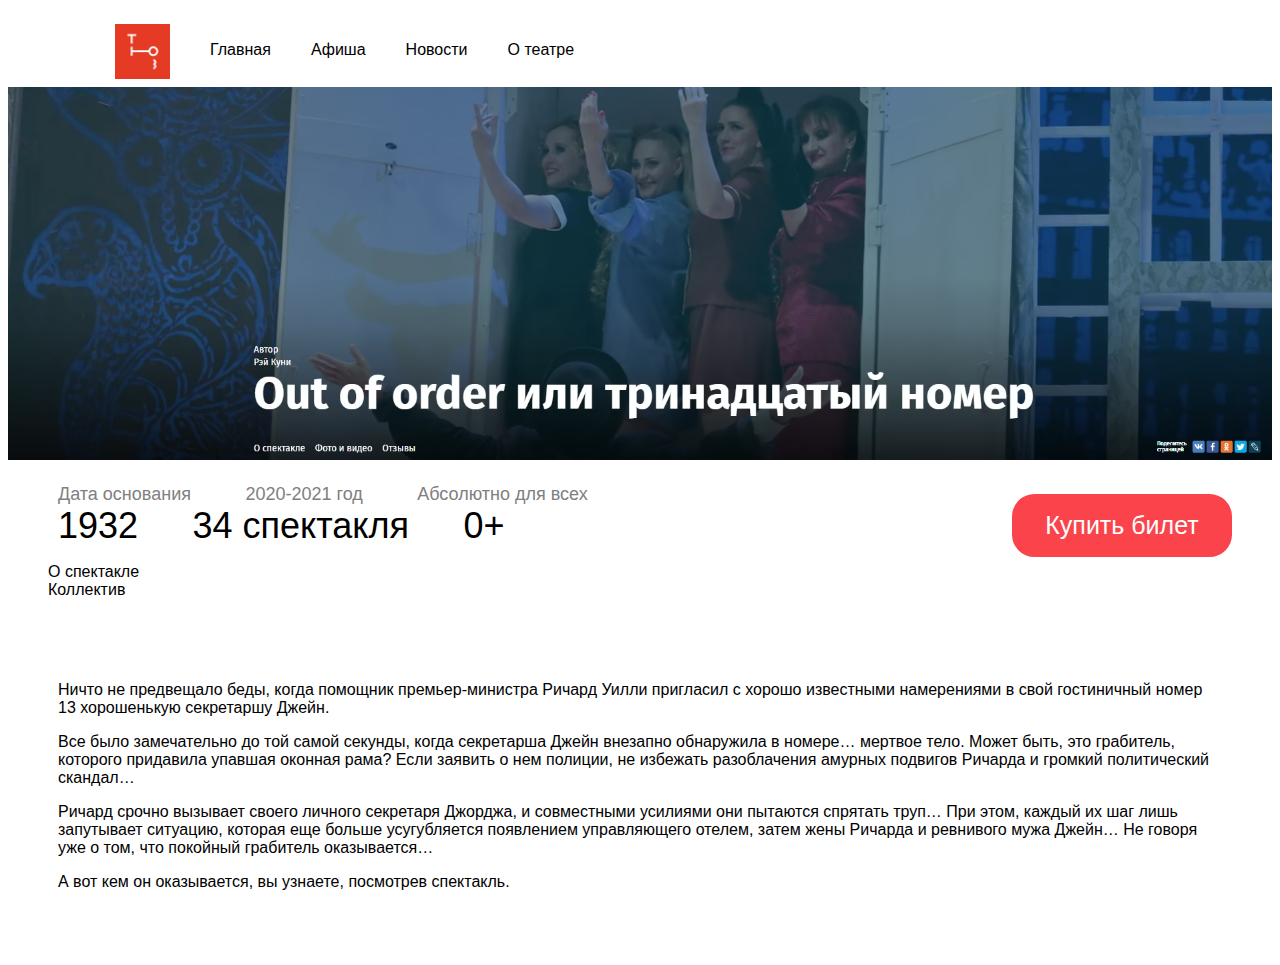
<file: play1.html>
<!DOCTYPE html>
<html lang="en">

<head>
    <meta charset="UTF-8">
    <meta http-equiv="X-UA-Compatible" content="IE=edge">
    <meta name="viewport" content="width=device-width, initial-scale=1.0">
    <link rel="stylesheet" href="css/style.css">
    <title>Document</title>
</head>

<body>
<div class="wrapper">
    <header class="header">
        <div class="header__wrapper">
            <nav class="navbar">
                <ul class="nav">
                    <li>
                        <a href="#">
                            <img class="logo-img" src="img/logo.avif" alt="">
                        </a>
                    </li>
                    <li><a href="index.html" class="navbar__a">Главная</a></li>
                    <li><a href="#" class="navbar__a">Афиша</a></li>
                    <li><a href="#" class="navbar__a">Новости</a></li>
                    <li><a href="#" class="navbar__a">О театре</a></li>
                </ul>
            </nav>

        </div>
    </header>
    <div>
        <img class="img_play1" src="img/pic1.avif" alt="">
    </div>

    <section class="section_info">
        <div class="info">
            <div class="th">Дата основания</div>
            <div class="th">2020-2021 год</div>
            <div class="th">Абсолютно для всех</div>

            <a href="tickets1.html"><button class="purchase_ticket">Купить билет</button></a>

            <section class="section_info2">
                <div class="td">1932</div>
                <div class="td">34 спектакля</div>
                <div class="td">0+</div>
            </section>


        </div>

    </section>

    <ul class="hr">
        <li>О спектакле</li>
        <li>Коллектив</li>    
    </ul>

    <div class="text_block">
        <p> Ничто не предвещало беды, когда помощник премьер-министра Ричард Уилли пригласил с хорошо известными
            намерениями
            в свой гостиничный номер 13 хорошенькую секретаршу Джейн.
        </p>

        <p>Все было замечательно до той самой секунды, когда секретарша Джейн внезапно обнаружила в номере… мертвое
            тело.
            Может быть, это грабитель, которого придавила упавшая оконная рама? Если заявить о нем полиции, не избежать
            разоблачения амурных подвигов Ричарда и громкий политический скандал…
        </p>

        <p>
            Ричард срочно вызывает своего личного секретаря Джорджа, и совместными усилиями они пытаются спрятать труп…
            При
            этом, каждый их шаг лишь запутывает ситуацию, которая еще больше усугубляется появлением управляющего
            отелем,
            затем жены Ричарда и ревнивого мужа Джейн… Не говоря уже о том, что покойный грабитель оказывается…
        </p>

        <p>
            А вот кем он оказывается, вы узнаете, посмотрев спектакль.
        </p>
    </div>

    <footer></footer>

</div>
</body>

</html>
</file>
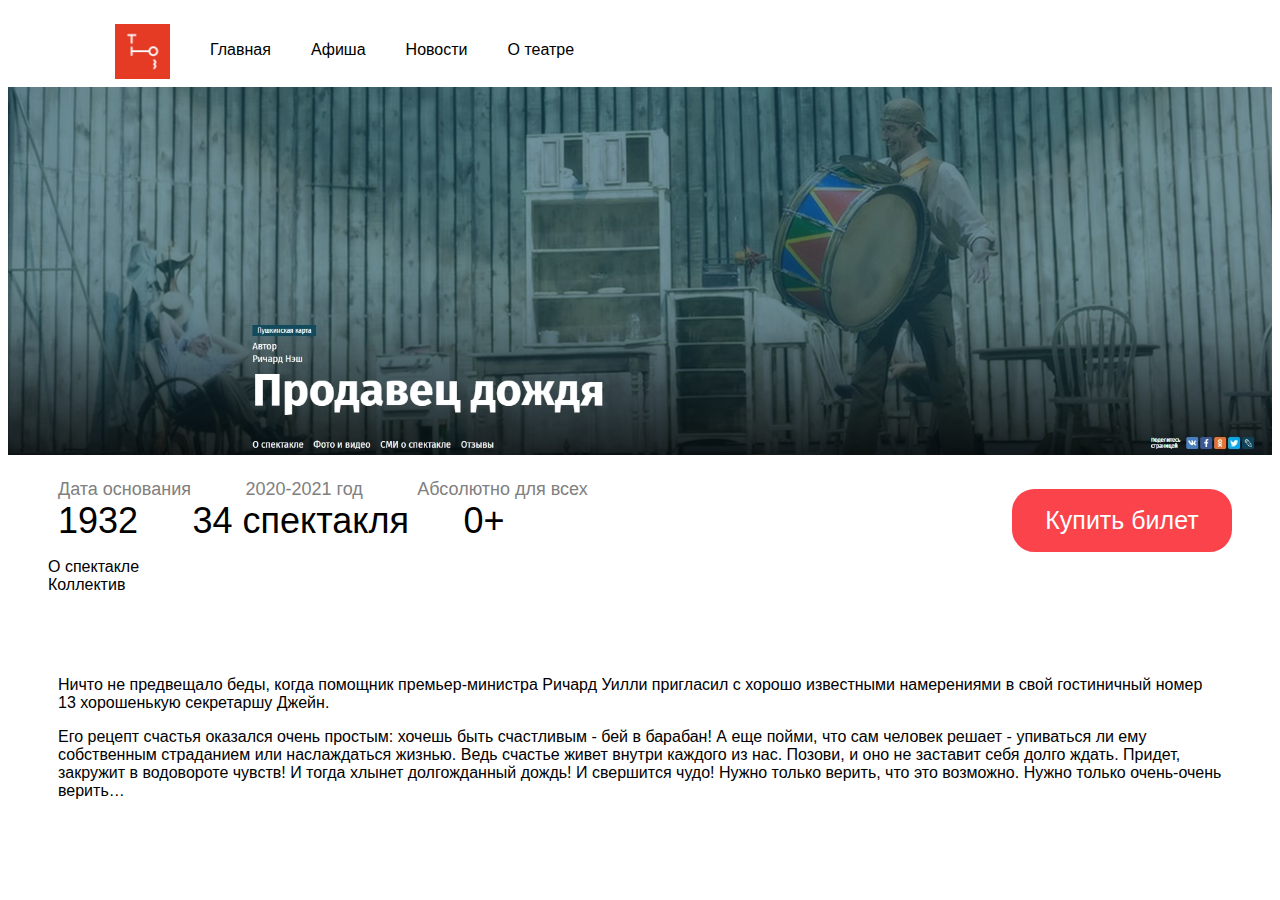
<file: play2.html>
<!DOCTYPE html>
<html lang="en">

<head>
    <meta charset="UTF-8">
    <meta http-equiv="X-UA-Compatible" content="IE=edge">
    <meta name="viewport" content="width=device-width, initial-scale=1.0">
    <link rel="stylesheet" href="css/style.css">
    <title>Document</title>
</head>

<body>
<div class="wrapper">
    <header class="header">
        <div class="header__wrapper">
            <nav class="navbar">
                <ul class="nav">
                    <li>
                        <a href="#">
                            <img class="logo-img" src="img/logo.avif" alt="">
                        </a>
                    </li>
                    <li><a href="index.html" class="navbar__a">Главная</a></li>
                    <li><a href="#" class="navbar__a">Афиша</a></li>
                    <li><a href="#" class="navbar__a">Новости</a></li>
                    <li><a href="#" class="navbar__a">О театре</a></li>
                </ul>
            </nav>

        </div>
    </header>
    <div>
        <img class="img_play1" src="img/pic2.avif" alt="">
    </div>

    <section class="section_info">
        <div class="info">

            <div class="th">Дата основания</div>
            <div class="th">2020-2021 год</div>
            <div class="th">Абсолютно для всех</div>

            <a href="tickets2.html"><button class="purchase_ticket">Купить билет</button></a>

            <section class="section_info2">
                <div class="td">1932</div>
                <div class="td">34 спектакля</div>
                <div class="td">0+</div>
            </section>


        </div>

    </section>

    <ul class="hr">
        <li>О спектакле</li>
        <li>Коллектив</li>    
    </ul>

    <div class="text_block">
        <p>
             Ничто не предвещало беды, когда помощник премьер-министра Ричард Уилли пригласил с хорошо известными
            намерениями
            в свой гостиничный номер 13 хорошенькую секретаршу Джейн.
        </p>

        <p>
            Его рецепт счастья оказался очень простым: хочешь быть счастливым - бей в барабан! А еще пойми, что сам человек решает - упиваться ли  ему собственным страданием или  наслаждаться жизнью. Ведь счастье живет внутри каждого из нас. Позови, и оно не заставит себя долго ждать. Придет, закружит в водовороте чувств! И тогда хлынет долгожданный дождь! И свершится чудо! Нужно только верить, что это возможно. Нужно только очень-очень верить…
        </p>

        
    </div>

    <footer></footer>

</div>
</body>

</html>
</file>
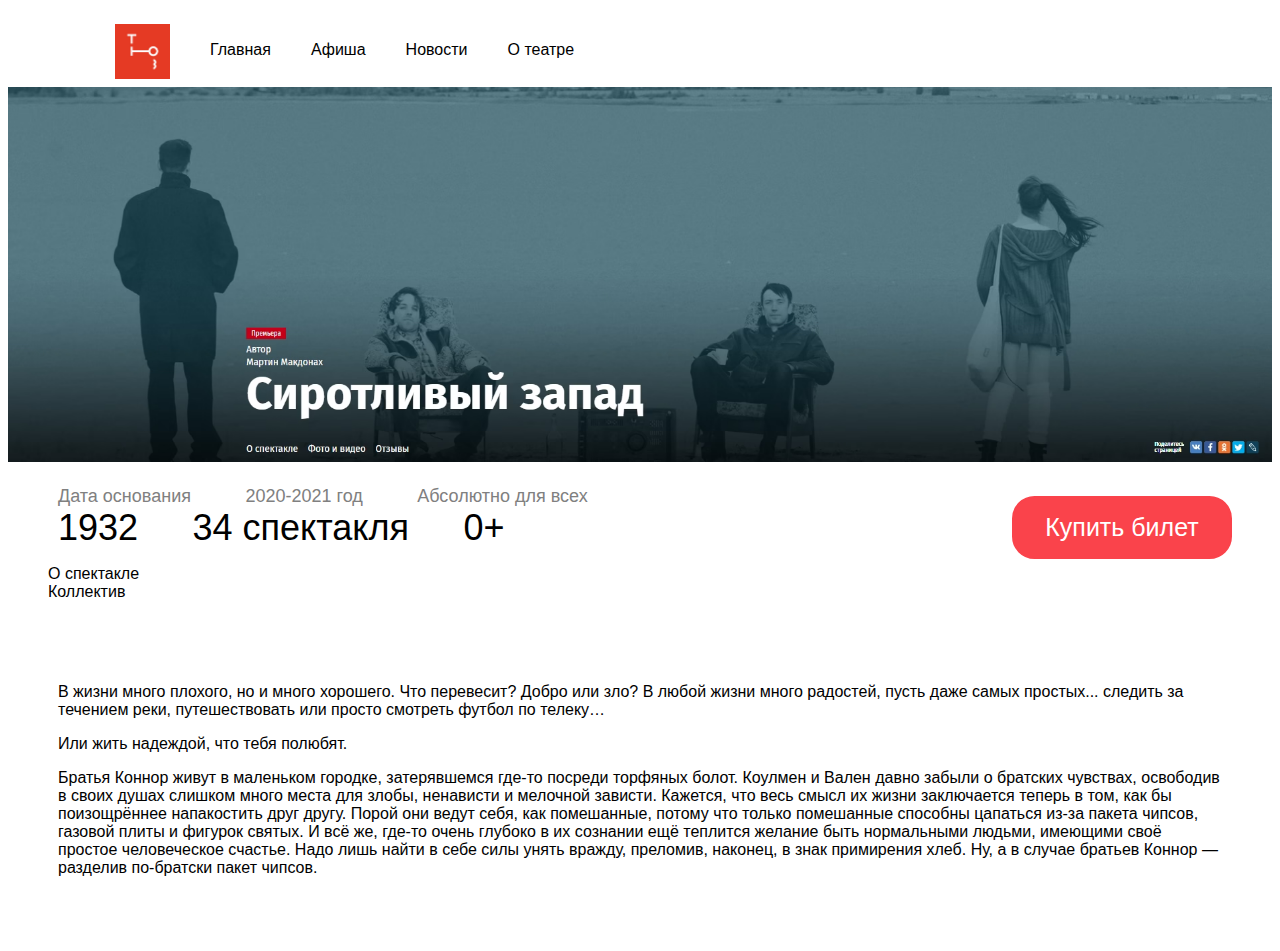
<file: play3.html>
<!DOCTYPE html>
<html lang="en">

<head>
    <meta charset="UTF-8">
    <meta http-equiv="X-UA-Compatible" content="IE=edge">
    <meta name="viewport" content="width=device-width, initial-scale=1.0">
    <link rel="stylesheet" href="css/style.css">
    <title>Document</title>
</head>

<body>
<div class="wrapper">
    <header class="header">
        <div class="header__wrapper">
            <nav class="navbar">
                <ul class="nav">
                    <li>
                        <a href="#">
                            <img class="logo-img" src="img/logo.avif" alt="">
                        </a>
                    </li>
                    <li><a href="index.html" class="navbar__a">Главная</a></li>
                    <li><a href="#" class="navbar__a">Афиша</a></li>
                    <li><a href="#" class="navbar__a">Новости</a></li>
                    <li><a href="#" class="navbar__a">О театре</a></li>
                </ul>
            </nav>

        </div>
    </header>
    <div>
        <img class="img_play1" src="img/pic3.avif" alt="">
    </div>

    <section class="section_info">
        <div class="info">

            <div class="th">Дата основания</div>
            <div class="th">2020-2021 год</div>
            <div class="th">Абсолютно для всех</div>

            <a href="tickets3.html"><button class="purchase_ticket">Купить билет</button></a>

            <section class="section_info2">
                <div class="td">1932</div>
                <div class="td">34 спектакля</div>
                <div class="td">0+</div>
            </section>


        </div>

    </section>

    <ul class="hr">
        <li>О спектакле</li>
        <li>Коллектив</li>    
    </ul>

    <div class="text_block">
        <p> 
            В жизни много плохого, но и много хорошего. Что перевесит? Добро или зло? В любой жизни много радостей, пусть даже самых простых... следить за течением реки, путешествовать или просто смотреть футбол по телеку…
        </p>

        <p>
            Или жить надеждой, что тебя полюбят.
        </p>

        <p>
            Братья Коннор живут в маленьком городке, затерявшемся где-то посреди торфяных болот. Коулмен и Вален давно забыли о братских чувствах, освободив в своих душах слишком много места для злобы, ненависти и мелочной зависти. Кажется, что весь смысл их жизни заключается теперь в том, как бы поизощрённее напакостить друг другу. Порой они ведут себя, как помешанные, потому что только помешанные способны цапаться из-за пакета чипсов, газовой плиты и фигурок святых. И всё же, где-то очень глубоко в их сознании ещё теплится желание быть нормальными людьми, имеющими своё простое человеческое счастье. Надо лишь найти в себе силы унять вражду, преломив, наконец, в знак примирения хлеб. Ну, а в случае братьев Коннор — разделив по-братски пакет чипсов.
        </p>

        
    </div>

    <footer></footer>

</div>
</body>

</html>
</file>
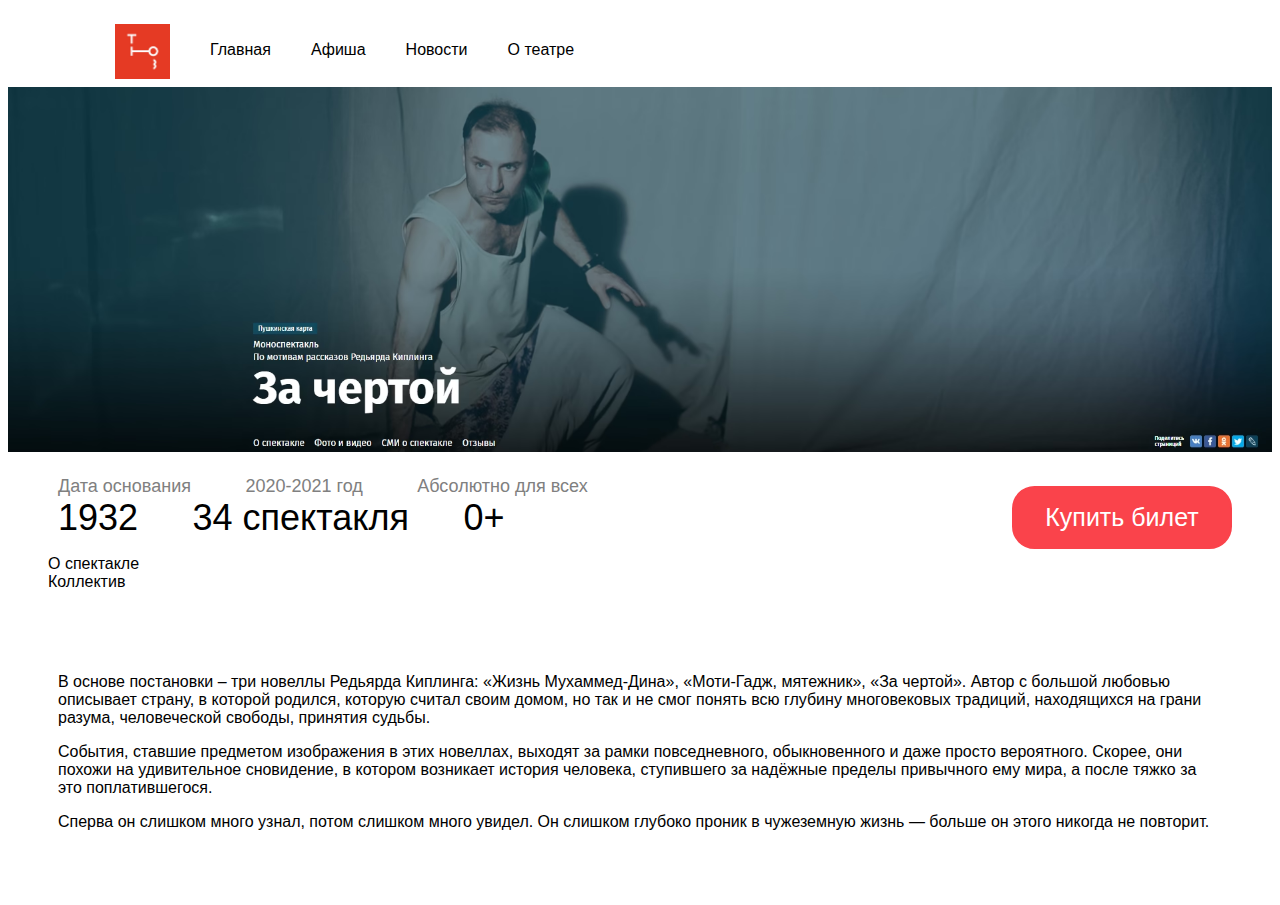
<file: play4.html>
<!DOCTYPE html>
<html lang="en">

<head>
    <meta charset="UTF-8">
    <meta http-equiv="X-UA-Compatible" content="IE=edge">
    <meta name="viewport" content="width=device-width, initial-scale=1.0">
    <link rel="stylesheet" href="css/style.css">
    <title>Document</title>
</head>

<body>
    <div class="wrapper">
        <header class="header">
            <div class="header__wrapper">
                <nav class="navbar">
                    <ul class="nav">
                        <li>
                            <a href="#">
                                <img class="logo-img" src="img/logo.avif" alt="">
                            </a>
                        </li>
                        <li><a href="index.html" class="navbar__a">Главная</a></li>
                        <li><a href="#" class="navbar__a">Афиша</a></li>
                        <li><a href="#" class="navbar__a">Новости</a></li>
                        <li><a href="#" class="navbar__a">О театре</a></li>
                    </ul>
                </nav>
    
            </div>
        </header>
    <div>
        <img class="img_play1" src="img/pic4.avif" alt="">
    </div>

    <section class="section_info">
        <div class="info">

            <div class="th">Дата основания</div>
            <div class="th">2020-2021 год</div>
            <div class="th">Абсолютно для всех</div>

            <a href="tickets4.html"><button class="purchase_ticket">Купить билет</button></a>

            <section class="section_info2">
                <div class="td">1932</div>
                <div class="td">34 спектакля</div>
                <div class="td">0+</div>
            </section>


        </div>

    </section>      

    <ul class="hr">
        <li>О спектакле</li>
        <li>Коллектив</li>    
    </ul>

    <div class="text_block">
        <p> 
            В основе постановки – три новеллы Редьярда Киплинга: «Жизнь Мухаммед-Дина», «Моти-Гадж, мятежник», «За чертой». Автор с большой любовью описывает страну, в которой родился, которую считал своим домом, но так и не смог понять всю глубину многовековых традиций, находящихся на грани разума, человеческой свободы, принятия судьбы.
        </p>

        <p>
            События, ставшие предметом изображения в этих новеллах, выходят за рамки повседневного, обыкновенного и даже просто вероятного. Скорее, они похожи на удивительное сновидение, в котором возникает история человека, ступившего за надёжные пределы привычного ему мира, а после тяжко за это поплатившегося.
        </p>

        <p>
            Сперва он слишком много узнал, потом слишком много увидел. Он слишком глубоко проник в чужеземную жизнь — больше он этого никогда не повторит.
        </p>

        
    </div>

    <footer></footer>
</div>

</body>

</html>
</file>
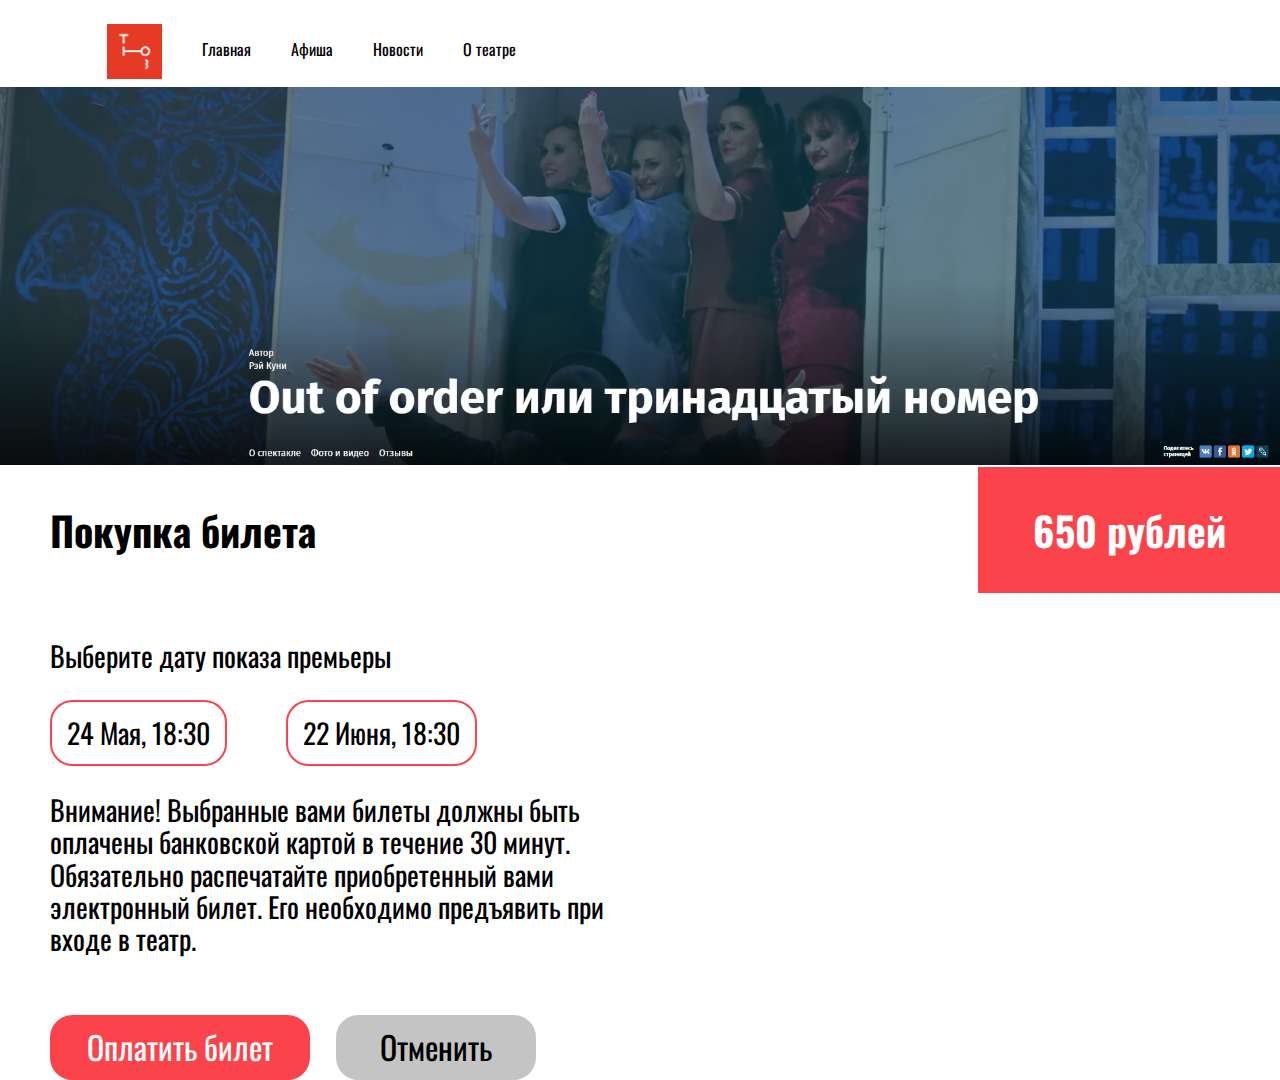
<file: tickets1.html>
<!DOCTYPE html>
<html lang="ru">
<head>
    <meta charset="UTF-8">
    <script defer src="js/slider.js"></script>
    <meta http-equiv="X-UA-Compatible" content="IE=edge">
    <meta name="viewport" content="width=device-width, initial-scale=1.0">
    <link rel="stylesheet" href="css/normalize.css">
    <link rel="stylesheet" href="css/style.css">
    
    <link href="https://fonts.googleapis.com/css2?family=Oswald&display=swap" rel="stylesheet">
    <title>Покупка билетов</title>
</head>
<body>
    <div class="wrapper">
        <header class="header">
            <div class="header__wrapper">
                <nav class="navbar">
                    <ul class="nav">
                        <li>
                            <a href="#">
                                <img class="logo-img" src="img/logo.avif" alt="">
                            </a>
                        </li>
                        <li><a href="index.html" class="navbar__a">Главная</a></li>
                        <li><a href="#" class="navbar__a">Афиша</a></li>
                        <li><a href="#" class="navbar__a">Новости</a></li>
                        <li><a href="#" class="navbar__a">О театре</a></li>
                    </ul>
                </nav>
    
            </div>
        </header>
        <div>
            <img class="img_play1" src="img/pic1.avif" alt="">
        </div>
        <div class="select_ticket">
            <p class="item_left">Покупка билета</p>
            <div class="block_item_right">
              <p class="item_right">650 рублей</p>
            </div>
        </div>
        <br>
        <div class="choose_date">
            <p>Выберите дату показа премьеры</p>
    
            <div class="form_radio_btn">
                <input id="radio-2" type="radio" name="radio" value="2">
                <label for="radio-2">24 Мая, 18:30</label>
            </div>
             
            <div class="form_radio_btn">
                <input id="radio-3" type="radio" name="radio" value="3">
                <label for="radio-3">22 Июня, 18:30</label>
            </div>
            <br>
            <p class="choose_date_info">Внимание! Выбранные вами билеты должны быть оплачены банковской картой в течение 30 минут. Обязательно распечатайте
            приобретенный вами электронный билет. Его необходимо предъявить при входе в театр.</p>
            <br>
            <button class="purchase_btn">Оплатить билет</button>
            <button class="cancel_btn">Отменить</button>
        </div>
















    </div>
</body>
</html>
</file>
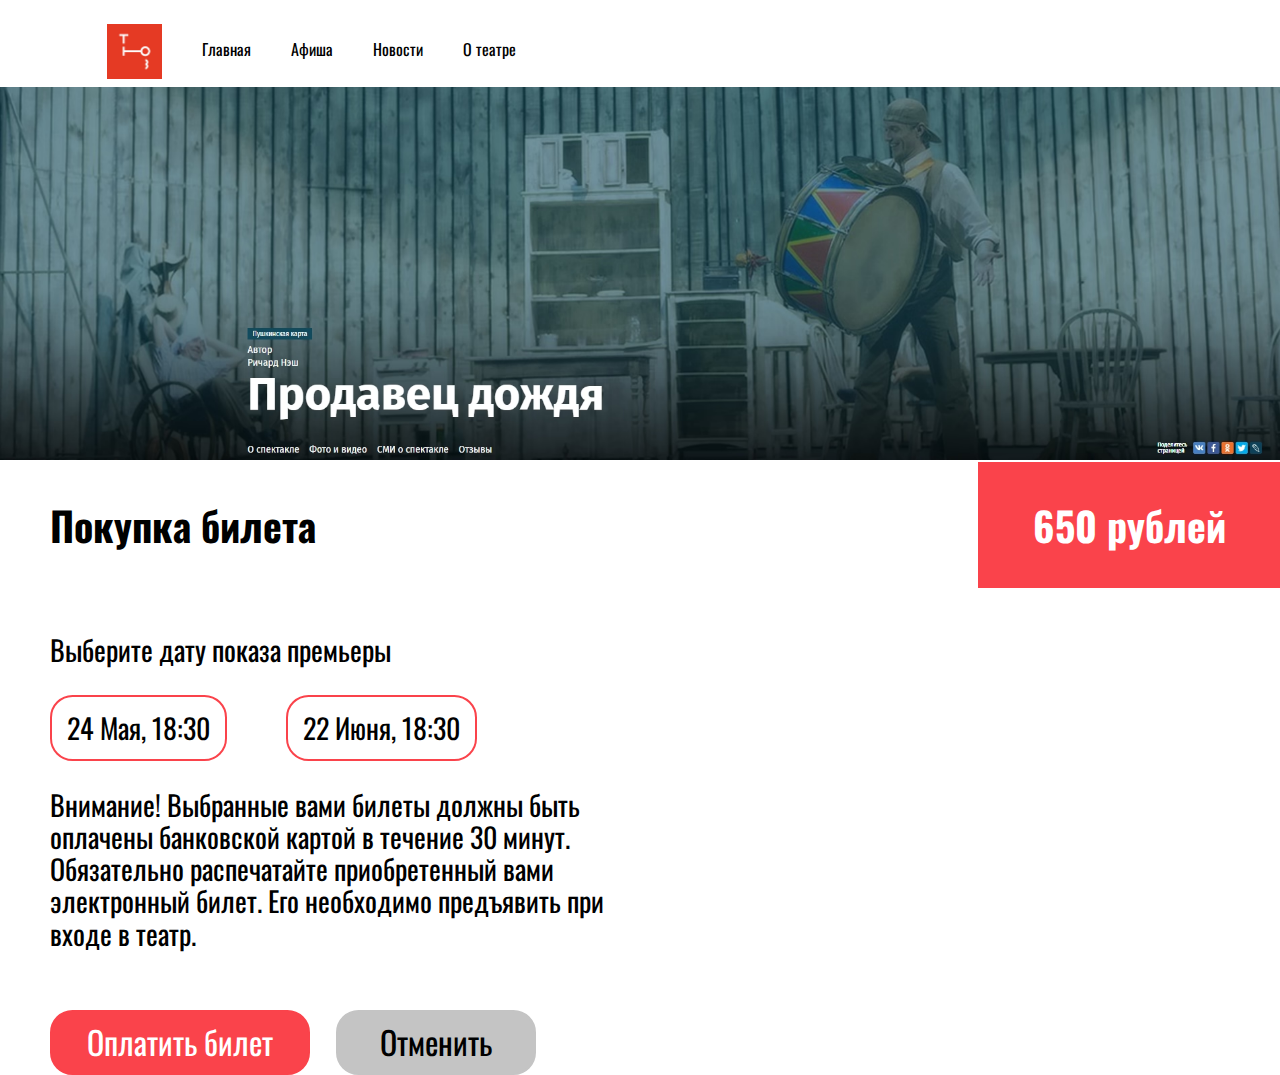
<file: tickets2.html>
<!DOCTYPE html>
<html lang="ru">
<head>
    <meta charset="UTF-8">
    <script defer src="js/slider.js"></script>
    <meta http-equiv="X-UA-Compatible" content="IE=edge">
    <meta name="viewport" content="width=device-width, initial-scale=1.0">
    <link rel="stylesheet" href="css/normalize.css">
    <link rel="stylesheet" href="css/style.css">
    
    <link href="https://fonts.googleapis.com/css2?family=Oswald&display=swap" rel="stylesheet">
    <title>Покупка билетов</title>
</head>
<body>
    <div class="wrapper">
        <header class="header">
            <div class="header__wrapper">
                <nav class="navbar">
                    <ul class="nav">
                        <li>
                            <a href="#">
                                <img class="logo-img" src="img/logo.avif" alt="">
                            </a>
                        </li>
                        <li><a href="index.html" class="navbar__a">Главная</a></li>
                        <li><a href="#" class="navbar__a">Афиша</a></li>
                        <li><a href="#" class="navbar__a">Новости</a></li>
                        <li><a href="#" class="navbar__a">О театре</a></li>
                    </ul>
                </nav>
    
            </div>
        </header>
        <div>
            <img class="img_play1" src="img/pic2.avif" alt="">
        </div>
        <div class="select_ticket">
            <p class="item_left">Покупка билета</p>
            <div class="block_item_right">
              <p class="item_right">650 рублей</p>
            </div>
        </div>
        <br>
        <div class="choose_date">
            <p>Выберите дату показа премьеры</p>
    
            <div class="form_radio_btn">
                <input id="radio-2" type="radio" name="radio" value="2">
                <label for="radio-2">24 Мая, 18:30</label>
            </div>
             
            <div class="form_radio_btn">
                <input id="radio-3" type="radio" name="radio" value="3">
                <label for="radio-3">22 Июня, 18:30</label>
            </div>
            <br>
            <p class="choose_date_info">Внимание! Выбранные вами билеты должны быть оплачены банковской картой в течение 30 минут. Обязательно распечатайте
            приобретенный вами электронный билет. Его необходимо предъявить при входе в театр.</p>
            <br>
            <button class="purchase_btn">Оплатить билет</button>
            <button class="cancel_btn">Отменить</button>
        </div>
















    </div>
</body>
</html>
</file>
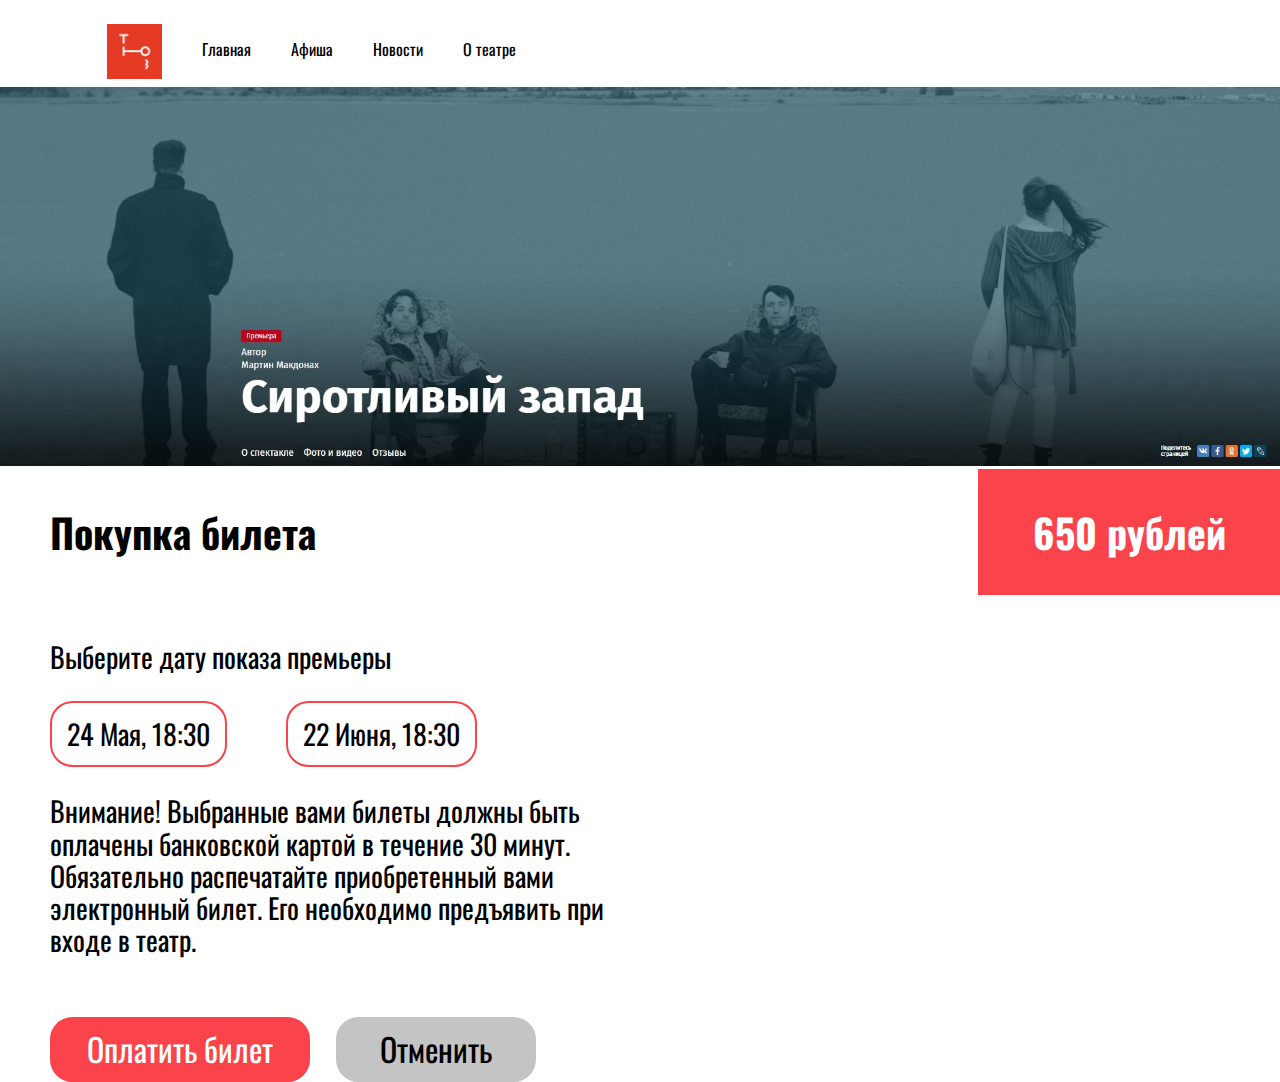
<file: tickets3.html>
<!DOCTYPE html>
<html lang="ru">
<head>
    <meta charset="UTF-8">
    <script defer src="js/slider.js"></script>
    <meta http-equiv="X-UA-Compatible" content="IE=edge">
    <meta name="viewport" content="width=device-width, initial-scale=1.0">
    <link rel="stylesheet" href="css/normalize.css">
    <link rel="stylesheet" href="css/style.css">
    
    <link href="https://fonts.googleapis.com/css2?family=Oswald&display=swap" rel="stylesheet">
    <title>Покупка билетов</title>
</head>
<body>
    <div class="wrapper">
        <header class="header">
            <div class="header__wrapper">
                <nav class="navbar">
                    <ul class="nav">
                        <li>
                            <a href="#">
                                <img class="logo-img" src="img/logo.avif" alt="">
                            </a>
                        </li>
                        <li><a href="index.html" class="navbar__a">Главная</a></li>
                        <li><a href="#" class="navbar__a">Афиша</a></li>
                        <li><a href="#" class="navbar__a">Новости</a></li>
                        <li><a href="#" class="navbar__a">О театре</a></li>
                    </ul>
                </nav>
    
            </div>
        </header>
        <div>
            <img class="img_play1" src="img/pic3.avif" alt="">
        </div>
        <div class="select_ticket">
            <p class="item_left">Покупка билета</p>
            <div class="block_item_right">
              <p class="item_right">650 рублей</p>
            </div>
        </div>
        <br>
        <div class="choose_date">
            <p>Выберите дату показа премьеры</p>
    
            <div class="form_radio_btn">
                <input id="radio-2" type="radio" name="radio" value="2">
                <label for="radio-2">24 Мая, 18:30</label>
            </div>
             
            <div class="form_radio_btn">
                <input id="radio-3" type="radio" name="radio" value="3">
                <label for="radio-3">22 Июня, 18:30</label>
            </div>
            <br>
            <p class="choose_date_info">Внимание! Выбранные вами билеты должны быть оплачены банковской картой в течение 30 минут. Обязательно распечатайте
            приобретенный вами электронный билет. Его необходимо предъявить при входе в театр.</p>
            <br>
            <button class="purchase_btn">Оплатить билет</button>
            <button class="cancel_btn">Отменить</button>
        </div>
















    </div>
</body>
</html>
</file>
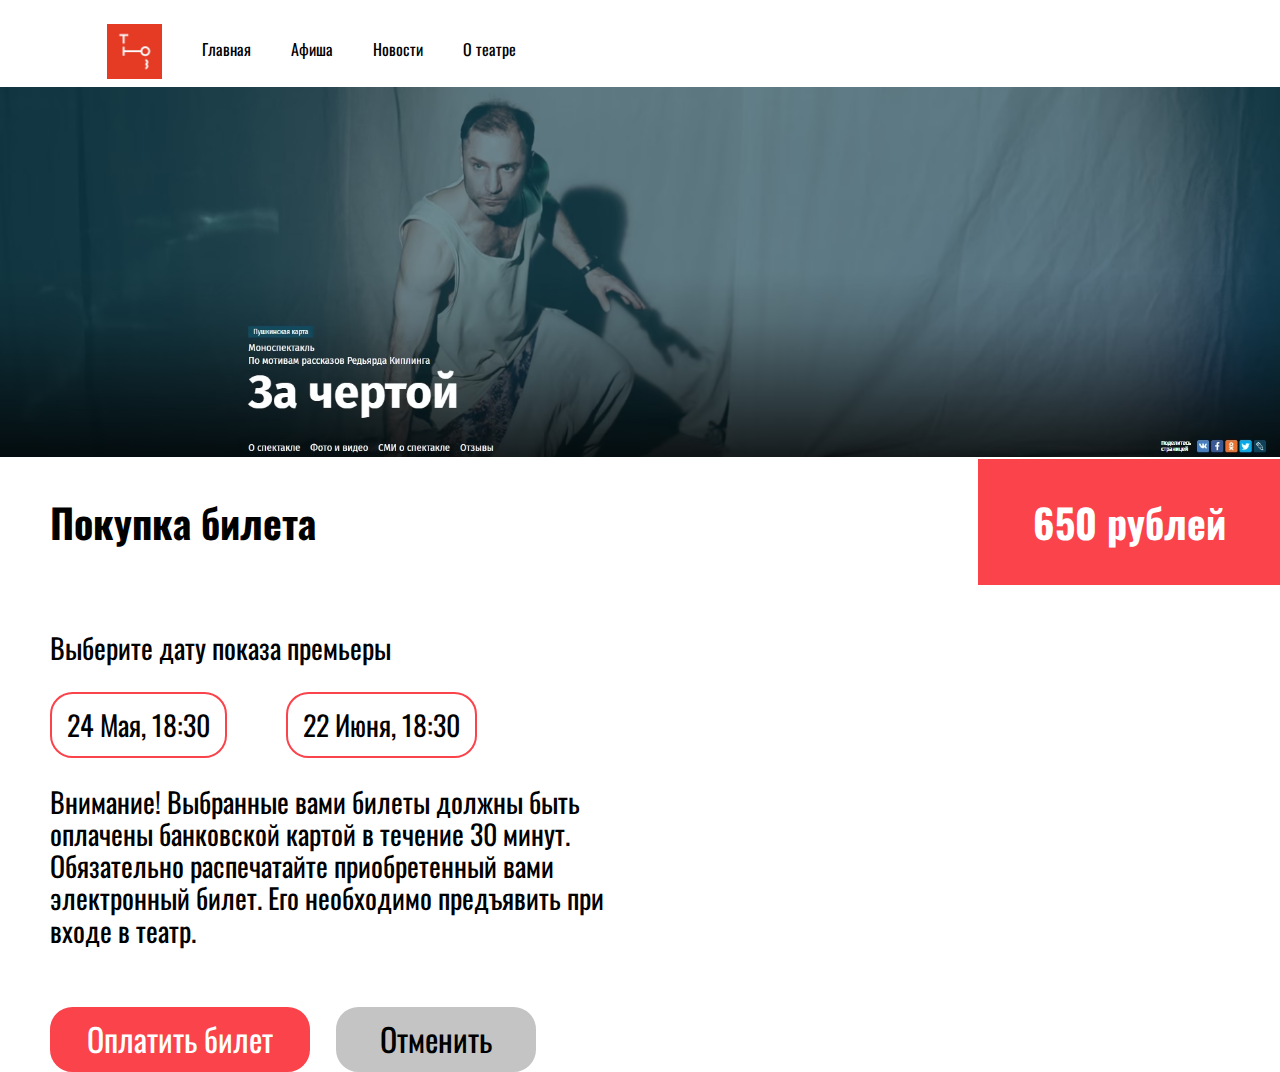
<file: tickets4.html>
<!DOCTYPE html>
<html lang="ru">
<head>
    <meta charset="UTF-8">
    <script defer src="js/slider.js"></script>
    <meta http-equiv="X-UA-Compatible" content="IE=edge">
    <meta name="viewport" content="width=device-width, initial-scale=1.0">
    <link rel="stylesheet" href="css/normalize.css">
    <link rel="stylesheet" href="css/style.css">
    
    <link href="https://fonts.googleapis.com/css2?family=Oswald&display=swap" rel="stylesheet">
    <title>Покупка билетов</title>
</head>
<body>
    <div class="wrapper">
        <header class="header">
            <div class="header__wrapper">
                <nav class="navbar">
                    <ul class="nav">
                        <li>
                            <a href="#">
                                <img class="logo-img" src="img/logo.avif" alt="">
                            </a>
                        </li>
                        <li><a href="index.html" class="navbar__a">Главная</a></li>
                        <li><a href="#" class="navbar__a">Афиша</a></li>
                        <li><a href="#" class="navbar__a">Новости</a></li>
                        <li><a href="#" class="navbar__a">О театре</a></li>
                    </ul>
                </nav>
    
            </div>
        </header>
        <div>
            <img class="img_play1" src="img/pic4.avif" alt="">
        </div>
        <div class="select_ticket">
            <p class="item_left">Покупка билета</p>
            <div class="block_item_right">
              <p class="item_right">650 рублей</p>
            </div>
        </div>
        <br>
        <div class="choose_date">
            <p>Выберите дату показа премьеры</p>
    
            <div class="form_radio_btn">
                <input id="radio-2" type="radio" name="radio" value="2">
                <label for="radio-2">24 Мая, 18:30</label>
            </div>
             
            <div class="form_radio_btn">
                <input id="radio-3" type="radio" name="radio" value="3">
                <label for="radio-3">22 Июня, 18:30</label>
            </div>
            <br>
            <p class="choose_date_info">Внимание! Выбранные вами билеты должны быть оплачены банковской картой в течение 30 минут. Обязательно распечатайте
            приобретенный вами электронный билет. Его необходимо предъявить при входе в театр.</p>
            <br>
            <button class="purchase_btn">Оплатить билет</button>
            <button class="cancel_btn">Отменить</button>
        </div>
















    </div>
</body>
</html>
</file>
<file: css/style.css>
*{
    box-sizing: border-box;
    font-family: 'Oswald', sans-serif;
}


.wrapper{
    max-width: 1980px;
    margin: 0 auto;
    
}
a:hover{
    color: red;
}

.header{
    
    
    height: 71px;
}
.navbar {
    margin: 0;
    padding: 0;
    list-style-type: none;
    margin-bottom: 8px;
    justify-content: space-between;
    
    
    
  }
.nav{
    display: flex;
    align-items: center;
    
    
}
   
.img_play1{
    width: 100%;
}
.navbar a{
    
    text-decoration: none;
    padding-left: 40px;
    color: black;
}

.navbar a:hover{
    color: red;
    transition:0.5s;
    
}
.navbar a::after{
    background-color: #f66d52; 
    display: block;
    content: "";
    height: 2px;
    width: 0%;
   
   
}
.navbar a:hover:after,
.navbar a:focus:after {
    float: right;
    width: 50%;
}

.logo-img{
    height: 55px;
    width: 55px;
    left: 50px;
    top: 8px;
    border-radius: 0px;
    margin-top: 8px;
    margin-left: 27px;

}


@media (max-width:768px){
    .slider__wrapper{
        display: none;
    }
    .slider__button{
        display: none;
    }
    .slider__list{
        display: none;
    }
    .header{
        min-height: 90px;
    }
}

.slider__list{
    height: 530px;
    margin: 0 auto;
    position: relative;
    text-align: center;
    background: url('../img/1.jpg') no-repeat center;
    
}


.slider__button--prev{
    background: none;
    border: none;
    margin-top: 460px;
    margin-left: 1350px;
}
.slider__button--next{
    background: none;
    border: none;
}

.section_info{
    padding-top: 20px ;
    flex-wrap: wrap;
}

.purchase_ticket{
    float: right;
    margin-top: 10px;
    margin-right: 40px;
    background: #FA434B;
    border: 2px solid #FA434B;
    box-sizing: border-box;
    border-radius: 22.5px; 
    font-size: 25px;
    color: white;
    padding: 15px;
    width: 220px;
    text-decoration: none;
}

.select_ticket{
    display: flex;
    justify-content: space-between;
}

.item_left{
    font-size: 40px;
    margin-left: 50px;
    font-style: normal;
    font-weight: bold;
}

.item_right{
    font-style: normal;
    font-weight: bold;
    font-size: 40px;
    text-align: center;
    color:  #FFFFFF;
}
.block_item_right{
    width: 302px;
    background-color:#FA434B;
}

.choose_date{
    margin-left: 50px;
    font-size: 28px;
    font-style: normal;
}

.choose_date_info{
    width: 560px;
    font-style: normal;
font-weight: normal;
}

.purchase_btn{
    background: #FA434B;
    border: 2px solid #FA434B;
    box-sizing: border-box;
    border-radius: 22.5px;
    width: 260px;
    font-size: 32px;
    margin-right: 20px;
    color: white;
    height: 65px;
}

.cancel_btn{
    background: #C4C4C4;
    border-radius: 22.5px;
    font-size: 32px;
    width: 200px;
    border: 2px solid #C4C4C4;
    height: 65px;
}

.form_radio_btn{
    display: inline-block;
	margin-right: 10px;
    width: 220px;
}

.form_radio_btn input {
	display: none;
}

.form_radio_btn label {
	display: inline-block;	
	padding: 15px;
	user-select: none;
    border: 2px solid #FA434B;
    box-sizing: border-box;
    border-radius: 22.5px;
}

.form_radio_btn input:checked + label {
	background:#FA434B;
    color: white;
}

.section_info2{
    flex-wrap: wrap;
}
.table{
   
    margin-top: 42px;
    margin-bottom: 94px;
     
}
.th{
    padding-left: 50px;
    color: gray;
    font-weight: lighter;
    font-size: 18px;
    display: inline-block;
}
.th1{
    padding-left: 50px;
    color: black;
    font-weight: lighter;
    font-size: 36px;
}
.td{
    padding-left: 50px;
    font-size: 36px;
    display: inline-block;
}
.td1{
    padding-left: 50px;
    font-size: 20px;
}

.section_poster{

}

.poster__wrapper{
    
    margin-left: 25px;
    margin-top: 40px;
    margin-bottom: 40px;

}
.poster{
    flex-wrap: wrap;
    display: flex;
    
}
.poster__item{
    flex-wrap: wrap;
    flex-direction: column;
    box-shadow: 2px 0px 30px rgba(0, 0, 0, 0.1);
    border-radius: 10px;
    margin-left: 25px;
    margin-top: 15px;
    text-align: center;
    width: 335px;
    height: 450px;
}


.poster__name {
    flex-wrap: wrap;
    margin: 0 auto;
    width: 100%;
    
    
}
.poster__name h2 {
    padding-left: 50px;
    
}

.img-poster{
    height: 100%;
    width: 335px;
    border-radius: 10px;
}


.fourbtn{
    background-color: #FA434B;  
    text-align: center; 
}



.fourbtn__item{
    border-radius: 22.5px;
    background-color:#FA434B ;
    color: white;
    text-align: center;
    border:1px solid white;
    margin-left: 20px;
    margin-top: 30px; 
    margin-bottom: 30px;
    height: 45px;
    
}
.news{
    color: black;
    height: 836px;
    background-color:white;
}

.news a{
    text-align: left;
    text-decoration: none;
    color: black;
}

.news a:hover{
    color: red;
    transition: 0.5s;
}

.news h2{
  text-align:left;
  margin: 0 auto;
  padding-left: 50px;
  padding-top: 20px;
  
}

.news h3{
  text-align: right;
  margin: 0 auto;
  padding-right: 100px;
}

.news__wrapper{
    display: flex;
    flex-direction: row;
    padding-left: 30px;
    flex-wrap: wrap;
}

.news__item{
    box-sizing: border-box;
    width: 581px;
   
    margin: 20px;
}

.news__item h3{
    text-align: left;
    padding-top: 10px;
}

.news__item p{
    padding-top: 20px;
    color: grey;
    opacity: 0.9;
}

li{
    list-style-type: none
}

@media (max-width:768px){
    


    .nav-bar {
        position: absolute;
        background-color: #FA434B;
        top: 0;
        right: 100%;
        height: 100vh;
        width: 250px;
        display: flex;
        justify-content: center;
        align-items: center;
        transition: position 2.9s;
        -webkit-transition: position 2.9s;
        -moz-transition: position 2.9s;
        -ms-transition: position 2.9s;
        -o-transition: position 2.9s;
        z-index: 2;
    }
    
    .toggle {
        left: 0;
        box-shadow: 1px 0 15px 2px #FA434B;
        z-index: 2;
    }
    
    .toggle-menu {
        background-color: rgba(0, 0, 0, 0.2);
        position: fixed;
        top: 20px;
        right: 20px;
        width: 40px;
        height: 30px;
        display: flex;
        flex-direction: column;
        justify-content: space-around;
        padding: 2px 2px 2px 3px;
        border-radius: 5px;
        cursor: pointer;
        -webkit-border-radius: 5px;
        -moz-border-radius: 5px;
        -ms-border-radius: 5px;
        -o-border-radius: 5px;
        z-index: 2;
    }
    
    .line {
        width: 100%;
        height: 3px;
        border-radius: 5px;
        background-color: #fff;
        transition: transform 0.2s ease-out;
        -webkit-transition: transform 0.2s ease-out;
        -moz-transition: transform 0.2s ease-out;
        -ms-transition: transform 0.2s ease-out;
        -o-transition: transform 0.2s ease-out;
        z-index: 20;
    }
    
    .toggle .line1 {
        background-color: #000000;
        transform: scale(0.9) rotateZ(-45deg) translate(-6px, 4px);
        z-index: 2;
    }
    
    .toggle .line2 {
        display: none;
        z-index: 2;
    }
    
    .toggle .line3 {
        background-color: #000000;
        transform: scale(0.9) rotateZ(45deg) translate(-6px, -4px);
        z-index: 2;
    }
    
    .toggle .toggle-menu {
        background-color: white;
        z-index: 2;
    }
    
    .nav-list {
        list-style: none;
        z-index: 2;
    }
    
    .nav-list-item {
        text-align: center;
        padding: 10px 0;
        z-index: 2;
    }
    
    .nav-link {
        color: #fff;
        font-size: 22px;
        text-decoration: none;
        position: relative;
        padding-bottom: 4px;
        z-index: 2;
    }
    
    .nav-link::before {
        position: absolute;
        content: '';
        left: 0;
        bottom: 0;
        width: 100%;
        height: 1px;
        background-color: #fff;
        transform: scaleX(0);
        transition: transform 0.4s ease-in-out;
        transform-origin: left;
        -webkit-transition: transform 0.4s ease-in-out;
        -moz-transition: transform 0.4s ease-in-out;
        -ms-transition: transform 0.4s ease-in-out;
        -o-transition: transform 0.4s ease-in-out;
        z-index: 2;
    }
    
    .nav-link:hover::before {
        transform: scaleX(1);
        z-index: 2;
    }
}
@media (max-width:768px)
{
    .header{
        display: none;
    }
}
@media (min-width:768px)
{
    .burger{
        display: none;
    }
}
.text_block{
    padding: 50px;
}
.picture_text1
{
  position: absolute;
  color: white;
  margin-top: 380px;
  font-size: 35px;
  margin-left: 15px;
}
.picture_text2
{
  position: absolute;
  color: white;
  margin-top: 20px;
  margin-left: 15px;

  background: #FA434B;
  border: 2px solid #FA434B;
  box-sizing: border-box;
  border-radius: 30px; 
  padding: 4px;
  width: 120px;
}
.picture_text3
{
  position: absolute;
  color: rgb(0, 0, 0);
  margin-top: 20px;
  margin-left: 160px;
  background: #ffffff;
  border: 2px solid #ffffff;
  box-sizing: border-box;
  border-radius: 30px; 
  padding: 4px;
  width: 90px;
}
</file>
